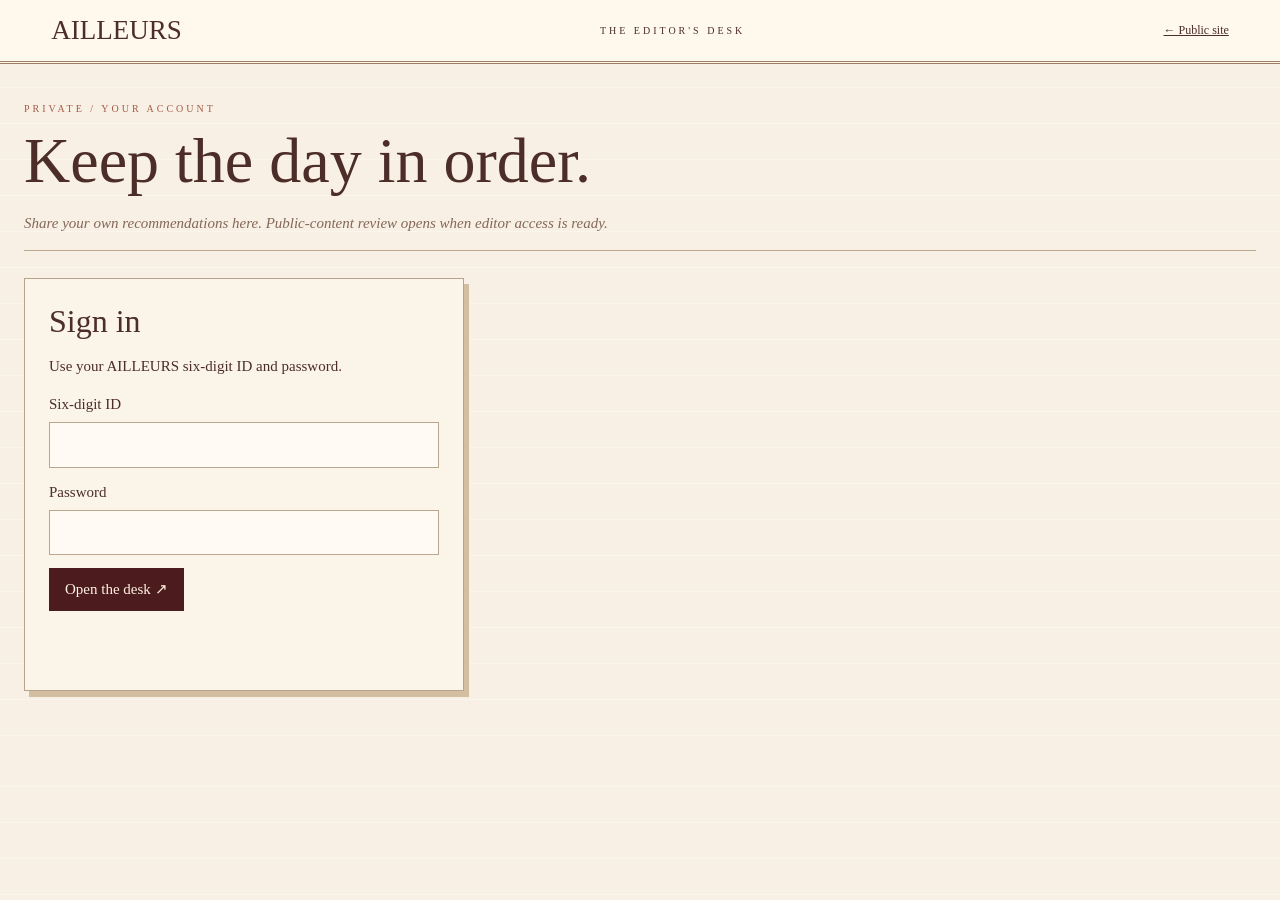
<file: admin.html>
<!doctype html>
<html lang="en"><head><meta charset="UTF-8"><meta name="viewport" content="width=device-width,initial-scale=1"><meta name="robots" content="noindex,nofollow"><title>AILLEURS / Admin desk</title><link rel="stylesheet" href="src/admin.css?v=20261031d"></head>
<body><header class="masthead"><a href="./">AILLEURS</a><span>THE EDITOR'S DESK</span><a href="./">← Public site</a></header>
<main><div class="intro"><small>PRIVATE / YOUR ACCOUNT</small><h1>Keep the day in order.</h1><p>Share your own recommendations here. Public-content review opens when editor access is ready.</p></div>
<section id="admin-auth" class="auth-card"><h2>Sign in</h2><p>Use your AILLEURS six-digit ID and password.</p><form id="admin-login"><label>Six-digit ID<input name="login_id" inputmode="numeric" pattern="[0-9]{6}" maxlength="6" required autocomplete="username"></label><label>Password<input name="password" type="password" required autocomplete="current-password"></label><button type="submit">Open the desk ↗</button></form><p id="auth-message" role="status"></p></section>
<section id="curator-desk" class="curator-desk" hidden><div class="curator-heading"><div><small>YOUR DAILY PICKS</small><h2>Share a song directly.</h2><p id="curator-identity"></p></div><button id="curator-signout" type="button">Switch account / sign out</button></div><div class="curator-grid"><div class="curator-accounts"><h3>Up to ten of your accounts</h3><p>Save six-digit IDs on this device. Passwords are never saved here. Every song uses the signed-in account’s nickname.</p><label>Choose a slot<select id="curator-slot"></select></label><label>Six-digit ID for this slot<input id="curator-slot-id" inputmode="numeric" pattern="[0-9]{6}" maxlength="6" placeholder="200901"></label><div class="curator-actions"><button id="curator-save-slot" type="button">Save ID</button><button id="curator-switch-slot" type="button">Sign in to this ID ↗</button></div><p id="curator-slot-status" role="status"></p></div><form id="curator-song-form" class="curator-form"><h3>Today’s recommendation</h3><p>Only the song title is required. Add a link if you have one; listeners can still search by title.</p><label>Song title<input name="title" required maxlength="100" placeholder="The song you want to share"></label><label>Artist (optional)<input name="artist" maxlength="100"></label><div class="curator-two"><label>Music category<select name="genre"><option value="other">Other</option><option value="pop">Pop</option><option value="rock">Rock</option><option value="hiphop">Hip-Hop &amp; Rap</option><option value="electronic">Electronic</option><option value="rnb">R&amp;B / Soul</option><option value="jazz">Jazz</option><option value="classical">Classical</option><option value="soundtrack">Soundtrack</option><option value="chinese">Chinese Music</option><option value="instrumental">Instrumental</option><option value="folk">Folk</option><option value="kpop">K-Pop</option><option value="indie">Indie</option></select></label><label>Language chart<select name="language"><option value="other_language">Other languages</option><option value="mandarin">Chinese</option><option value="english">English</option><option value="japanese">Japanese</option><option value="korean">Korean</option></select></label></div><label>Why this song? (optional)<textarea name="note" maxlength="500" rows="3"></textarea></label><label>Music link (optional)<input name="source_url" type="url" placeholder="https://…"></label><p id="curator-publish-status" role="status"></p><button id="curator-publish" type="submit">Publish as this account ↗</button></form></div><p class="curator-footnote">Need a photo, more categories or a group? <a href="./?space=music&view=all">Use the full sharing form ↗</a></p></section>
<section id="admin-desk" hidden><nav id="admin-tabs" aria-label="Content type"><button type="button" data-type="songs" class="active">Songs</button><button type="button" data-type="posts">Forum</button><button type="button" data-type="comments">Song replies</button><button type="button" data-type="post_comments">Forum replies</button><button type="button" data-type="playlists">Playlists</button><button type="button" data-type="feedback">Feedback</button></nav><div class="desk-tools"><label>Find in this page<input id="admin-search" type="search" placeholder="Title, author or words"></label><button id="admin-refresh" type="button">Refresh ↻</button><button id="admin-signout" type="button">Sign out</button></div><p id="admin-status" role="status"></p><div id="admin-list"></div></section></main>
<dialog id="admin-edit"><form id="admin-edit-form"><div class="edit-head"><div><small>PUBLIC CONTENT</small><h2>Review an item</h2></div><button id="admin-edit-close" type="button" aria-label="Close">×</button></div><p id="admin-item-meta"></p><div id="admin-fields"></div><label class="remove-photo"><input type="checkbox" id="admin-remove-photo"> Remove the displayed photo / cover</label><p class="edit-note">Removing a photo hides it from the post. The original file stays in storage for review.</p><p id="admin-edit-error" role="alert"></p><div class="edit-actions"><button type="button" id="admin-cancel">Cancel</button><button type="submit" id="admin-save">Save changes ↗</button></div></form></dialog>
<script src="config.js"></script><script defer src="vendor/supabase.js"></script><script defer src="src/admin.js?v=20261031d"></script></body></html>
</file>
<file: src/admin.css>
:root{color-scheme:light}*{box-sizing:border-box}body{margin:0;background:repeating-linear-gradient(0deg,#f8f0e4 0 35px,#e7d8c420 36px);color:#4c2d28;font:15px/1.55 Georgia,'Songti SC',serif}button,input,textarea{font:inherit}button{cursor:pointer}button:focus-visible,a:focus-visible,input:focus-visible,textarea:focus-visible{outline:3px solid #b54633;outline-offset:2px}a{color:inherit}.masthead{display:flex;justify-content:space-between;gap:20px;align-items:center;padding:15px clamp(18px,4vw,60px);border-bottom:3px double #9d7d65;background:#fff8ed}.masthead a:first-child{font:27px Didot,'Bodoni 72',Georgia,serif;text-decoration:none}.masthead span{letter-spacing:3px;font-size:10px}.masthead a:last-child{font-size:12px}main{max-width:1300px;margin:auto;padding:32px 24px 80px}.intro{border-bottom:1px solid #bda78e;margin-bottom:27px}.intro small,.edit-head small{letter-spacing:3px;color:#a45b48;font-size:10px}.intro h1{font:normal clamp(40px,5vw,68px)/1.1 Didot,'Bodoni 72',Georgia,serif;margin:7px 0}.intro p{font-style:italic;color:#836859}.auth-card{max-width:440px;border:1px solid #b8a38b;padding:24px;background:#fbf4e9;box-shadow:5px 6px 0 #d4bea2}.auth-card h2{font:normal 32px Didot,Georgia,serif;margin:0}.auth-card label,#admin-fields label,.desk-tools label{display:grid;gap:6px;margin:13px 0}.auth-card input,#admin-fields input,#admin-fields textarea,.desk-tools input{background:#fffaf3;border:1px solid #bca68f;padding:10px;color:#4c2d28;min-width:0}.auth-card button,#admin-save{border:0;background:#4b1b1e;color:#fff3e1;padding:10px 16px}.auth-card button:hover,#admin-save:hover{background:#a53f2f}#auth-message,#admin-status{min-height:25px;color:#8b5446}#admin-tabs{display:flex;gap:5px;flex-wrap:wrap;border-bottom:1px solid #bba58e}#admin-tabs button{border:1px solid #bba58e;border-bottom:0;background:#eee2d1;color:#563b32;padding:9px 13px}#admin-tabs button.active{background:#4b1b1e;color:#fff4e6}.desk-tools{display:flex;align-items:end;gap:10px;justify-content:space-between;flex-wrap:wrap;margin-top:12px}.desk-tools label{flex:1;max-width:450px}.desk-tools button,.edit-actions button:first-child{border:1px solid #a98e77;background:transparent;color:#563b32;padding:9px 14px}.admin-item{display:grid;grid-template-columns:90px minmax(0,1fr) auto;gap:17px;align-items:center;border-top:1px solid #d1bea9;padding:16px 7px}.admin-item img{width:88px;height:88px;object-fit:contain;background:#e6d6c0}.admin-art-empty{display:grid;place-items:center;width:88px;height:88px;background:#eee4d5;color:#ae7a5b;font-size:30px}.admin-item strong{display:block;font:normal 22px Didot,Georgia,serif;overflow-wrap:anywhere}.admin-item small,.admin-item p{color:#846b5a}.admin-item p{margin:4px 0;white-space:pre-wrap;max-height:80px;overflow:hidden}.admin-item button{border:1px solid #8e6a55;color:#54372d;background:#f7ebda;padding:9px 12px}.admin-item button:hover{background:#4b1b1e;color:white}#admin-edit{width:min(660px,calc(100vw - 24px));max-height:90vh;overflow:auto;border:1px solid #a78e75;border-radius:0;background:#fbf3e7;color:#4c2d28;padding:0;box-shadow:8px 10px 0 #2f1414a8}#admin-edit::backdrop{background:#170e10b5}#admin-edit form{padding:25px}.edit-head{display:flex;justify-content:space-between;gap:10px}.edit-head h2{font:normal 34px Didot,Georgia,serif;margin:3px 0}.edit-head button{border:0;background:transparent;font-size:29px}.edit-note{font-size:12px;color:#8d7160}.remove-photo{display:flex;gap:7px;align-items:center;margin-top:15px}#admin-fields textarea{min-height:110px;resize:vertical}#admin-edit-error{color:#a32b21}.edit-actions{display:flex;justify-content:flex-end;gap:8px;margin-top:17px}button:disabled{opacity:.55;cursor:wait}@media(max-width:680px){.masthead span{display:none}.admin-item{grid-template-columns:55px minmax(0,1fr);gap:10px}.admin-item img,.admin-art-empty{width:52px;height:52px}.admin-item button{grid-column:2;justify-self:start}.intro h1{font-size:40px}}
.curator-desk{margin-bottom:45px;border:1px solid #b9a58d;background:#f9f1e5;box-shadow:5px 6px 0 #d5c1a6;padding:clamp(18px,3vw,34px)}.curator-heading{display:flex;justify-content:space-between;align-items:start;gap:20px;border-bottom:1px solid #cbb69a;padding-bottom:16px}.curator-heading small{font-size:10px;letter-spacing:3px;color:#a04b37}.curator-heading h2{font:normal clamp(32px,3.5vw,48px) Didot,'Bodoni 72',Georgia,serif;margin:5px 0}.curator-heading p,.curator-accounts p,.curator-form p{color:#7a6253;margin:5px 0 13px}.curator-heading button,.curator-actions button{border:1px solid #987a62;background:transparent;color:#5a382d;padding:8px 12px}.curator-grid{display:grid;grid-template-columns:minmax(250px,.7fr) minmax(350px,1.3fr);gap:32px;padding-top:22px}.curator-grid h3{font:normal 27px Didot,Georgia,serif;margin:0 0 8px}.curator-grid label{display:grid;gap:5px;margin:12px 0}.curator-grid input,.curator-grid select,.curator-grid textarea{width:100%;min-width:0;border:1px solid #bda68d;background:#fffbf4;color:#4c2d28;padding:10px}.curator-grid textarea{resize:vertical}.curator-two{display:grid;grid-template-columns:1fr 1fr;gap:14px}.curator-actions{display:flex;gap:8px;flex-wrap:wrap}.curator-actions button:last-child,#curator-publish{border:0;background:#4b1b1e;color:#fff5e9;padding:10px 15px}.curator-actions button:hover,#curator-publish:hover{background:#a53f2f;color:#fff}.curator-footnote{margin:22px 0 0;border-top:1px solid #cbb69a;padding-top:14px;font-style:italic}.curator-footnote a{color:#8f3929}#curator-slot-status,#curator-publish-status{min-height:22px;font-size:13px;color:#754336}#curator-publish{margin-top:4px}@media(max-width:760px){.curator-grid{grid-template-columns:1fr}.curator-heading{flex-direction:column}.curator-two{grid-template-columns:1fr}}
</file>
